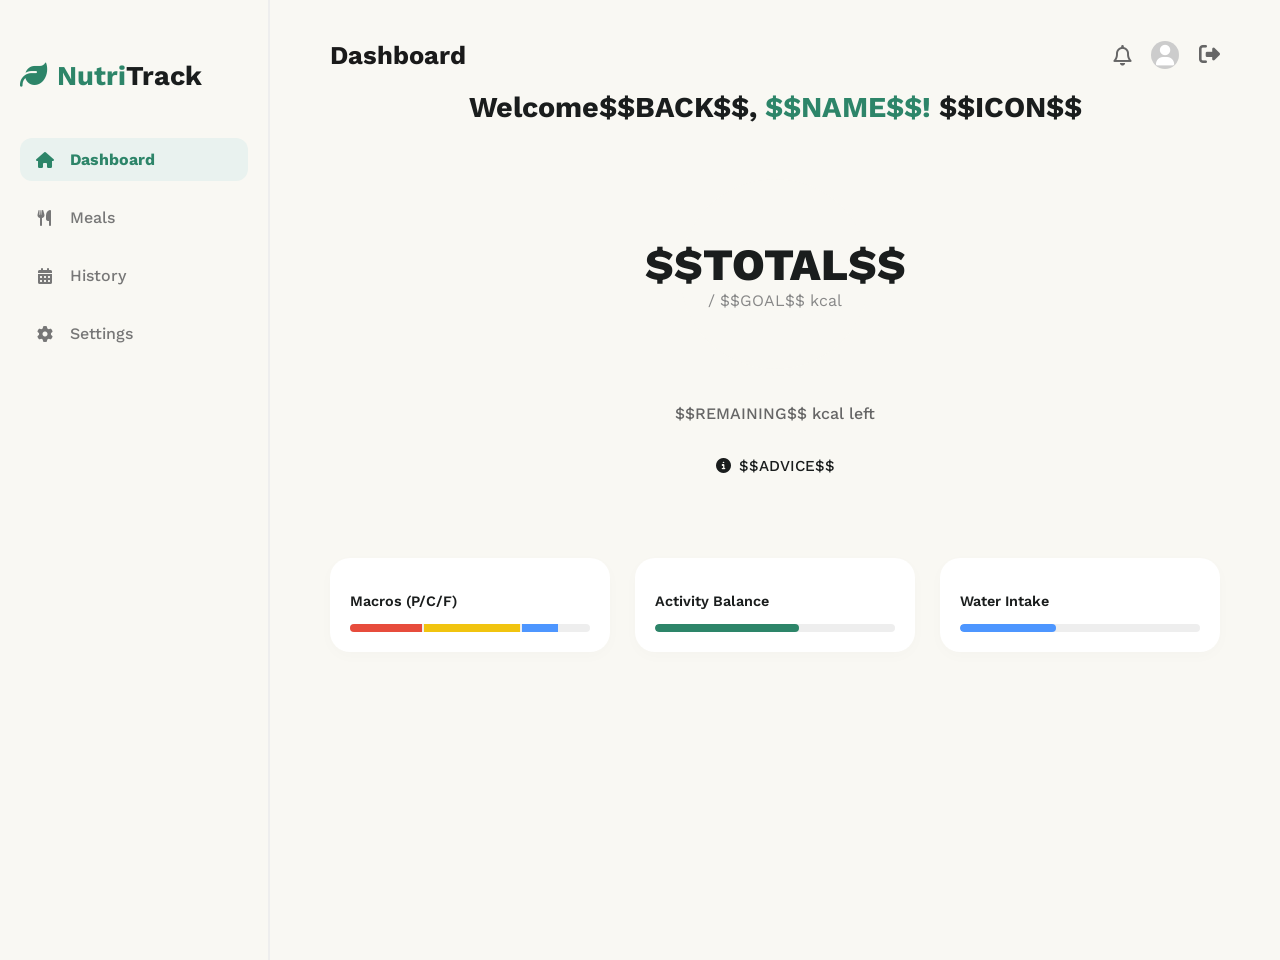
<file: templates/index.html>
<!doctype html>
<html lang="en">
  <head>
    <meta charset="UTF-8" />
    <meta name="viewport" content="width=device-width, initial-scale=1.0" />
    <link
      rel="icon"
      href="data:image/svg+xml,<svg xmlns=%22http://www.w3.org/2000/svg%22 viewBox=%220 0 100 100%22><text y=%22.9em%22 font-size=%2290%22>🌿</text></svg>"
    />
    <!-- External icons library (Font Awesome) for dashboard visuals -->
    <link
      rel="stylesheet"
      href="https://cdnjs.cloudflare.com/ajax/libs/font-awesome/6.4.0/css/all.min.css"
    />
    <link rel="stylesheet" href="/static/css/style.css" />
    <title>NutriTrack</title>
  </head>
  <body class="dashboard-body">
    <!-- Main navigation sidebar: Links for Dashboard, Meals, History, and Settings -->
    <aside class="sidebar">
      <div class="logo"><i class="fas fa-leaf"></i><span>Nutri</span>Track</div>
      <nav class="menu">
        <ul>
          <li>
            <a href="/" class="active"
              ><i class="fas fa-house"></i> Dashboard</a
            >
          </li>
          <li>
            <a href="/add-meal"><i class="fas fa-utensils"></i> Meals</a>
          </li>
          <li>
            <a href="/history"><i class="fas fa-calendar-days"></i> History</a>
          </li>
          <li>
            <a href="/settings"><i class="fas fa-gear"></i> Settings</a>
          </li>
        </ul>
      </nav>
    </aside>

    <main class="main-content">
      <!-- Top utility bar: Page title and user actions like logout -->
      <div class="top-bar">
        <h2 class="page-title">Dashboard</h2>

        <div class="top-nav-icons">
          <i class="far fa-bell"></i>
          <div class="user-avatar-small"><i class="fas fa-user"></i></div>
          <a href="/logout" title="Logout" style="color: inherit">
            <i class="fas fa-sign-out-alt"></i>
          </a>
        </div>
      </div>
      <!-- User greeting: Dynamically populated with name and icons from the backend -->
      <header class="main-header">
        <h1>
          Welcome$$BACK$$, <span class="highlight">$$NAME$$!</span> $$ICON$$
        </h1>
      </header>
      <!-- Daily calorie tracker: Visual circular progress vs user goal -->
      <section class="circle-section">
        <div
          class="progress-circle $$STATUS_CLASS$$"
          style="--deg: $$PROGRESS$$deg"
        >
          <div class="circle-inner-content">
            <h2>$$TOTAL$$</h2>
            <p>/ $$GOAL$$ kcal</p>
          </div>
        </div>
        <p class="remaining-text">$$REMAINING$$ kcal left</p>
        <!-- Coach feedback: Displaying messages based on the active personality profile -->
        <p class="nutrition-advice $$STATUS_CLASS$$">
          <i class="fas fa-info-circle"></i> $$ADVICE$$
        </p>
      </section>

      <section class="stats-row">
        <div class="stat-card">
          <p class="stat-label">Macros (P/C/F)</p>
          <div class="multi-bar">
            <div class="bar-segment protein"></div>
            <div class="bar-segment carbs"></div>
            <div class="bar-segment fat"></div>
          </div>
        </div>
        <div class="stat-card">
          <p class="stat-label">Activity Balance</p>
          <div class="single-bar-bg">
            <div class="bar-fill activity-fill"></div>
          </div>
        </div>
        <div class="stat-card">
          <p class="stat-label">Water Intake</p>
          <div class="single-bar-bg">
            <div class="bar-fill water-fill"></div>
          </div>
        </div>
      </section>
    </main>
    <!-- Frontend interactions: Handling dark mode toggling and UI updates -->
    <script src="/static/js/main.js"></script>
  </body>
</html>
</file>
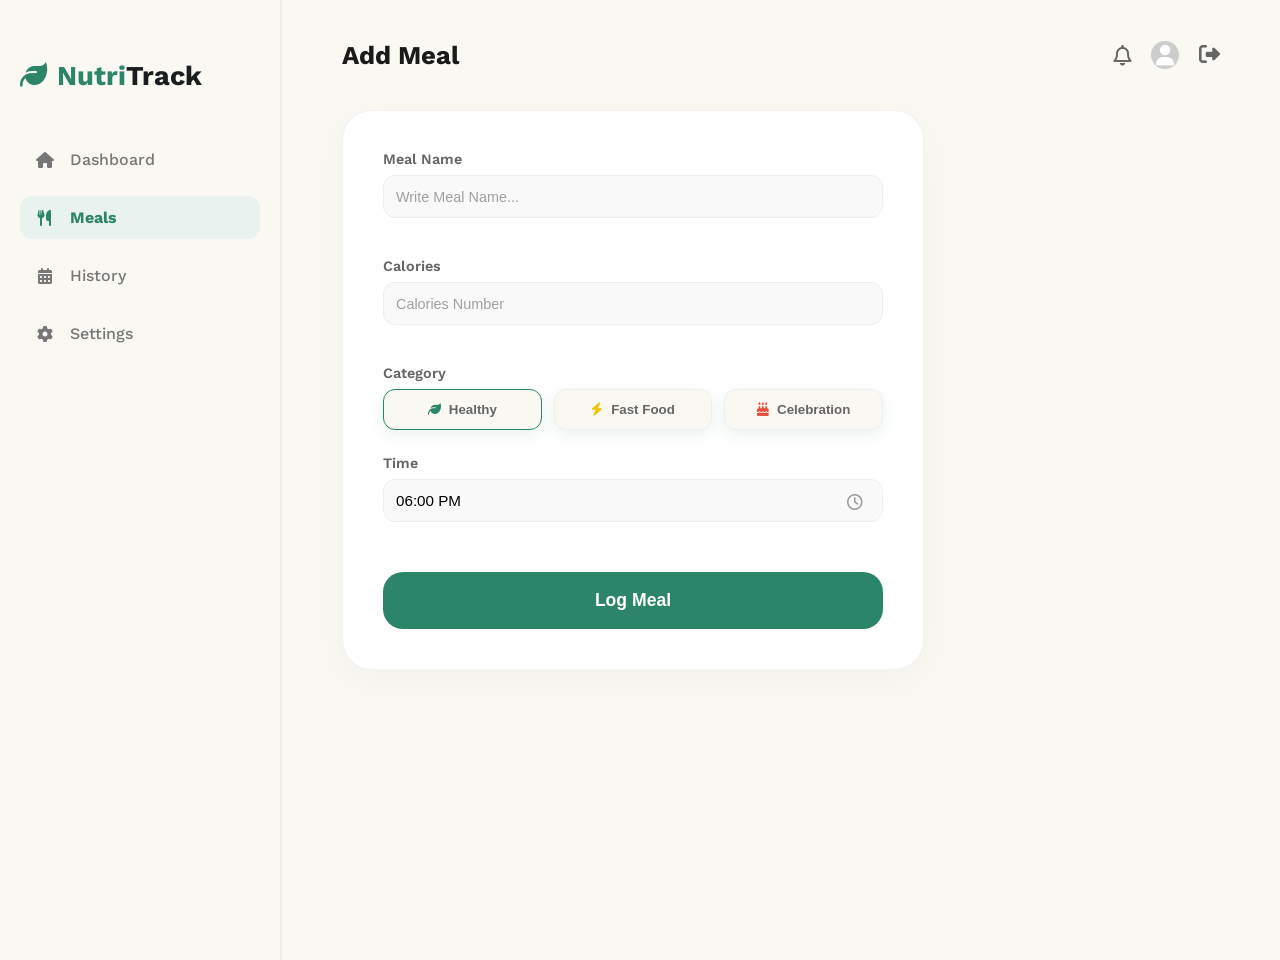
<file: templates/add_meal.html>
<!doctype html>
<html lang="en">
  <head>
    <meta charset="UTF-8" />
    <meta name="viewport" content="width=device-width, initial-scale=1.0" />
    <link
      rel="icon"
      href="data:image/svg+xml,<svg xmlns=%22http://www.w3.org/2000/svg%22 viewBox=%220 0 100 100%22><text y=%22.9em%22 font-size=%2290%22>🌿</text></svg>"
    />
    <link
      rel="stylesheet"
      href="https://cdnjs.cloudflare.com/ajax/libs/font-awesome/6.4.0/css/all.min.css"
    />
    <link rel="stylesheet" href="/static/css/style.css" />
    <title>NutriTrack</title>
  </head>
  <body class="dashboard-body">
    <aside class="sidebar">
      <div class="logo"><i class="fas fa-leaf"></i><span>Nutri</span>Track</div>
      <nav class="menu">
        <ul>
          <li>
            <a href="/"><i class="fas fa-house"></i> Dashboard</a>
          </li>
          <li>
            <a href="/add-meal" class="active"
              ><i class="fas fa-utensils"></i> Meals</a
            >
          </li>
          <li>
            <a href="/history"><i class="fas fa-calendar-days"></i> History</a>
          </li>
          <li>
            <a href="/settings"><i class="fas fa-gear"></i> Settings</a>
          </li>
        </ul>
      </nav>
    </aside>

    <main class="main-content">
      <div class="top-bar">
        <h2 class="page-title">Add Meal</h2>
        <div class="top-nav-icons">
          <i class="far fa-bell"></i>
          <div class="user-avatar-small"><i class="fas fa-user"></i></div>
          <a href="/logout" title="Logout" style="color: inherit">
            <i class="fas fa-sign-out-alt"></i>
          </a>
        </div>
      </div>
      <!-- Meal Entry Interface: Allows users to input daily food consumption details -->
      <section class="meal-form-container">
        <div class="meal-card">
          <form method="post" action="/add-meal" id="add-meal-form">
            <div class="input-group">
              <label>Meal Name</label>
              <input
                type="text"
                placeholder="Write Meal Name..."
                name="meal_name"
                pattern=".*[a-zA-Z\u0600-\u06FF].*"
                title="Meal name must contain at least one letter (Arabic or English). Numbers alone are not allowed."
                required
                maxlength="30"
              />
            </div>

            <div class="input-group">
              <label>Calories</label>
              <input
                type="number"
                placeholder="Calories Number"
                name="calories"
                min="1"
                oninput="validity.valid || (value = '')"
                required
              />
            </div>

            <div class="input-group">
              <label>Category</label>
              <input
                type="hidden"
                name="category"
                id="category-input"
                value="Healthy"
                required
              />
              <!-- Interactive Category Selection: Updates the hidden input field via JavaScript for form submission -->
              <div class="category-selector">
                <button
                  type="button"
                  class="cat-btn healthy-active"
                  data-value="Healthy"
                >
                  <i class="fas fa-leaf icon-healthy"></i> Healthy
                </button>
                <button type="button" class="cat-btn" data-value="Fast Food">
                  <i class="fas fa-bolt icon-fastfood"></i> Fast Food
                </button>
                <button type="button" class="cat-btn" data-value="Celebration">
                  <i class="fas fa-cake-candles icon-celebration"></i>
                  Celebration
                </button>
              </div>
            </div>

            <div class="input-group">
              <label>Time</label>
              <!-- Time Selection: Enhanced input wrapper for a better user experience with time-stamping -->
              <div class="time-input-wrapper">
                <input
                  type="text"
                  name="meal_time"
                  id="meal-time"
                  placeholder="e.g. 2:30 PM"
                  pattern="^(1[0-2]|0?[1-9]):([0-5][0-9])\s(AM|PM)$"
                  title="Please enter time in format: 10:30 AM"
                  required
                />
                <i class="far fa-clock"></i>
              </div>
            </div>
            <!-- Submission Trigger: Processes the meal entry and redirects back to the dashboard -->
            <button type="submit" class="submit-meal-btn">Log Meal</button>
          </form>
        </div>
      </section>
    </main>

    <script src="/static/js/main.js"></script>
  </body>
</html>
</file>
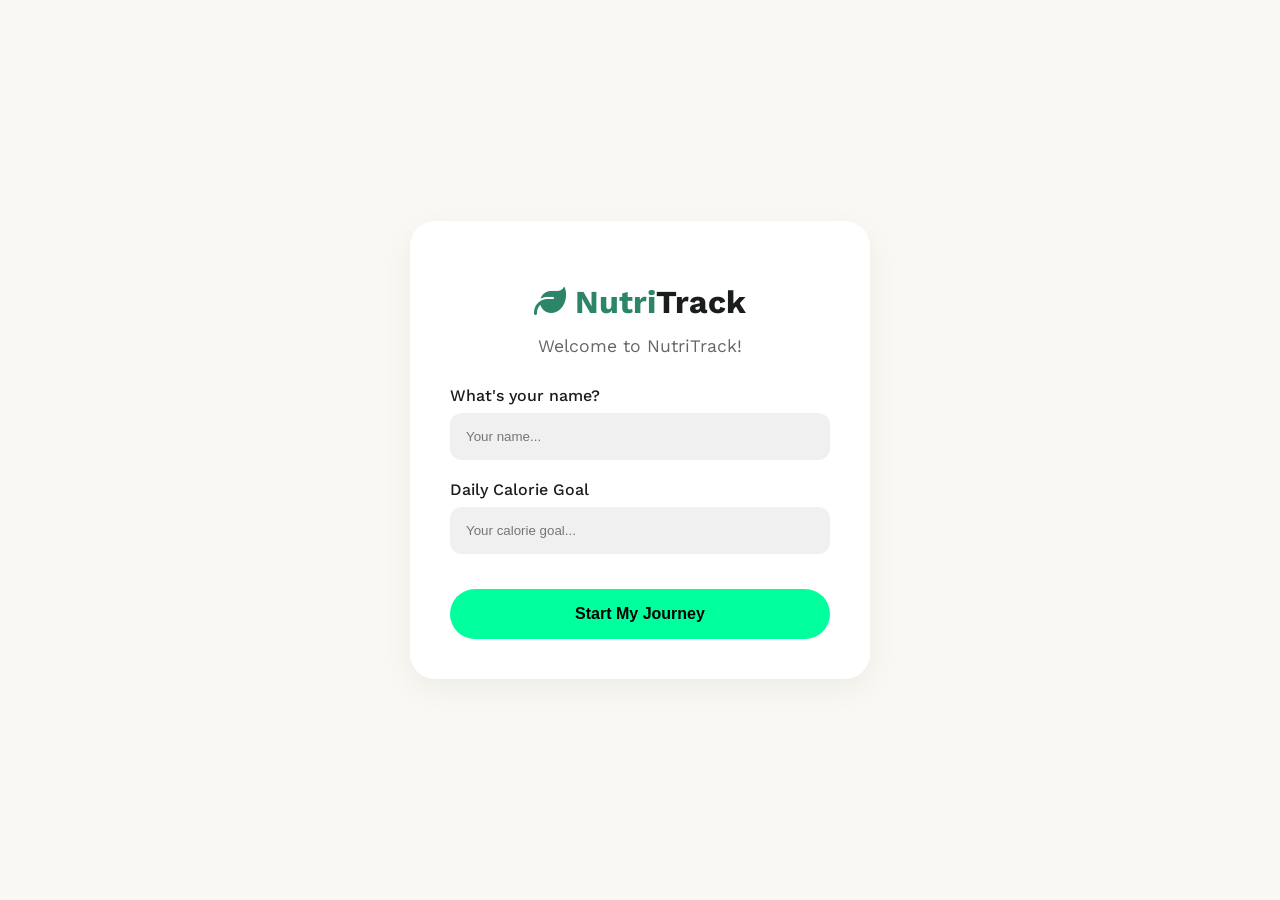
<file: templates/setup.html>
<!doctype html>
<html lang="en">
  <head>
    <meta charset="UTF-8" />
    <link
      rel="icon"
      href="data:image/svg+xml,<svg xmlns=%22http://www.w3.org/2000/svg%22 viewBox=%220 0 100 100%22><text y=%22.9em%22 font-size=%2290%22>🌿</text></svg>"
    />
    <link
      rel="stylesheet"
      href="https://cdnjs.cloudflare.com/ajax/libs/font-awesome/6.4.0/css/all.min.css"
    />
    <link rel="stylesheet" href="/static/css/style.css" />
    <title>NutriTrack</title>
  </head>
  <body class="setup-body">
    <!-- Onboarding Card Container -->
    <div class="setup-card">
      <!-- App Branding and Logo -->
      <h1>
        <i class="fas fa-leaf" style="color: #2d8569"></i>
        <span style="color: #2d8569">Nutri</span>Track
      </h1>
      <h2>Welcome to NutriTrack!</h2>
      <!-- Initial User Setup Form -->
      <form action="/setup" method="POST">
        <label>What's your name?</label>
        <!-- Regex Prevents names consisting of only numbers -->
        <input
          type="text"
          name="name"
          placeholder="Your name..."
          pattern="^(?!\d+$)[A-Za-z0-9\s]+$"
          title="Name cannot be numbers only. Use letters or letters with numbers."
          required
          maxlength="20"
        />

        <label>Daily Calorie Goal</label>
        <input
          type="number"
          name="goal"
          placeholder="Your calorie goal..."
          required
          min="500"
          max="10000"
        />

        <button type="submit">Start My Journey</button>
      </form>
    </div>

    <script src="/static/js/main.js"></script>
  </body>
</html>
</file>
<file: static/css/style.css>
/* ============================================================
   SECTION 1: GLOBAL CONFIGURATION & VARIABLES
   ============================================================ */

/* Primary Font Import */
@import url("https://fonts.googleapis.com/css2?family=Work+Sans:wght@400;500;600;700&display=swap");

/* Base Theme Variables (Light Mode) */
:root {
  --bg-light: #f9f8f3;
  --card-white: #ffffff;
  --neon-green: #00ff9d;
  --text-dark: #1a1d1d;
  --input-bg: #f0f0f0;
}

/* ============================================================
   SECTION 2: DARK MODE ENGINE
   Handles all visual overrides for the Professional Dark Theme
   ============================================================ */

body.dark-mode {
  /* Dark Theme Color Palette */
  --bg-light: #0f1111;
  --card-white: #1a1d1d;
  --text-dark: #f0f0f0;
  --text-gray: #a0a0a0;
  --input-bg: #252828;
  --sidebar-border: #2a2d2d;
  --neon-green: #24f09a;
  --faint-green: #1a3d32;
  --neon-red: #ff4d4d;
  --faint-red: #3d1a1a;
}

/* --- Typography & Text Colors --- */
body.dark-mode .setup-card h1,
body.dark-mode .setup-card label,
body.dark-mode .page-title,
body.dark-mode .main-header h1,
body.dark-mode .input-group label {
  color: var(--text-dark);
}

body.dark-mode .setup-card h2,
body.dark-mode .remaining-text {
  color: var(--text-gray);
}

body.dark-mode .main-header span {
  color: var(--neon-green);
}

/* --- Sidebar & Navigation --- */
body.dark-mode .sidebar {
  background-color: var(--bg-light);
  border-right: 1px solid var(--sidebar-border);
}

body.dark-mode .menu a {
  color: var(--text-gray);
}

body.dark-mode .menu a.active {
  background-color: #25282d;
  color: var(--neon-green);
  font-weight: 700;
}

/* --- Progress Circle Visualization --- */
body.dark-mode .progress-circle.normal {
  background: conic-gradient(
    var(--neon-green) var(--deg),
    var(--faint-green) 0deg
  ) !important;
  box-shadow: 0 0 20px rgba(36, 240, 154, 0.05);
}

body.dark-mode .progress-circle.exceeded {
  background: conic-gradient(
    var(--neon-red) var(--deg),
    var(--faint-red) 0deg
  ) !important;
}

body.dark-mode .circle-inner-content {
  background-color: var(--bg-light) !important;
}

body.dark-mode .circle-inner-content h2 {
  color: white;
}

/* --- Advice & Feedback Components --- */
body.dark-mode .nutrition-advice {
  background-color: var(--sidebar-border);
}

body.dark-mode .nutrition-advice.normal {
  color: var(--neon-green);
}

/* --- Statistics & Bar Charts --- */
body.dark-mode .single-bar-bg,
body.dark-mode .multi-bar {
  background-color: var(--faint-green);
}

body.dark-mode .activity-fill {
  background-color: var(--neon-green);
}

/* --- Interactive Elements (Inputs & Buttons) --- */
body.dark-mode input,
body.dark-mode .input-group input {
  background-color: var(--input-bg);
  border: 1px solid var(--sidebar-border);
  color: white;
}

body.dark-mode input:focus {
  background-color: #1a1d1d;
  border-color: var(--neon-green);
  box-shadow: 0 0 15px rgba(36, 240, 154, 0.15);
}

/* --- Content Containers (Cards) --- */
body.dark-mode .stat-card,
body.dark-mode .history-card,
body.dark-mode .meal-card,
body.dark-mode .settings-card {
  background-color: var(--card-white);
  border-color: var(--sidebar-border);
  box-shadow: 0 8px 30px rgba(0, 0, 0, 0.2);
}

body.dark-mode .card-icon-bg {
  background-color: var(--input-bg);
}

/* --- Category Selectors & History States --- */
body.dark-mode .cat-btn {
  background-color: var(--input-bg);
  border-color: var(--sidebar-border);
  color: var(--text-gray);
}

body.dark-mode .cat-btn.healthy-active {
  border-color: var(--neon-green) !important;
}

body.dark-mode .cat-btn.fastfood-active {
  border-color: #f1c40f !important;
}

body.dark-mode .cat-btn.celebration-active {
  border-color: var(--neon-red) !important;
}

/* --- Item History Status Borders --- */
body.dark-mode .history-card.healthy-border {
  border-left: 6px solid var(--neon-green) !important;
}

body.dark-mode .history-card.fastfood-border {
  border-left: 6px solid #f1c40f !important;
}

body.dark-mode .history-card.celebration-border {
  border-left: 6px solid var(--neon-red) !important;
}

body.dark-mode .settings-select {
  border-color: var(--sidebar-border);
  color: white;
}

/* ============================================================
   SECTION 3: BASE BODY STYLES
   ============================================================ */

body {
  font-family: "Work Sans", sans-serif;
  /* Note: Removed duplicate semi-colon for cleaner code */
}

/* ============================================================
   SECTION 4: SETUP PAGE (ONBOARDING)
   Layout and styles for the initial calorie goal setup
   ============================================================ */

/* Full-screen centering container for the setup card */
body.setup-body {
  background-color: var(--bg-light);
  display: flex;
  justify-content: center;
  align-items: center;
  height: 100vh;
  margin: 0;
}

/* Main setup card container */
.setup-card {
  background-color: var(--card-white);
  padding: 40px;
  border-radius: 25px;
  box-shadow: 0 10px 30px rgba(0, 0, 0, 0.05);
  text-align: center;
  width: 380px;
}

/* Setup Header Styles */
.setup-card h1 {
  color: var(--text-dark);
  font-size: 2rem;
  margin-bottom: 5px;
}

.setup-card h2 {
  color: #666;
  font-size: 1.1rem;
  font-weight: 400;
  margin-bottom: 30px;
}

/* Form Labeling */
.setup-card label {
  color: var(--text-dark);
  display: block;
  text-align: left;
  margin: 20px 0 8px;
  font-weight: 500;
}

/* Input Field Styling */
.setup-card input {
  width: 100%;
  padding: 14px;
  background-color: var(--input-bg);
  border: 2px solid transparent;
  border-radius: 12px;
  color: var(--text-dark);
  box-sizing: border-box;
  transition: 0.3s;
}

/* Input Focus Effects */
.setup-card input:focus {
  outline: none;
  background-color: #fff;
  border-color: var(--neon-green);
  box-shadow: 0 0 15px rgba(0, 255, 157, 0.2);
}

/* Primary Action Button */
.setup-card button {
  width: 100%;
  padding: 16px;
  margin-top: 35px;
  border: none;
  border-radius: 30px;
  background-color: var(--neon-green);
  color: #000;
  font-weight: 700;
  font-size: 1rem;
  cursor: pointer;
  transition: 0.3s ease;
}

/* Button Hover States */
.setup-card button:hover {
  filter: brightness(0.95);
  transform: translateY(-2px);
}

/* ============================================================
   SECTION 5: DASHBOARD MAIN LAYOUT
   ============================================================ */

body.dashboard-body {
  background-color: var(--bg-light);
  display: flex;
  margin: 0;
  color: var(--text-dark);
}

/* --- Sidebar Navigation --- */
.sidebar {
  width: 240px;
  background-color: var(--bg-light);
  height: 100vh;
  padding: 30px 20px;
  display: flex;
  flex-direction: column;
  border-right: 2px solid #eee;
  position: sticky;
  top: 0;
}

/* Branding / Logo Area */
.logo {
  display: flex;
  align-items: center;
  font-size: 1.7rem;
  margin: 30px 0;
  font-weight: bold;
}

.logo i {
  color: #2d8569;
  margin-right: 10px;
}

.logo span {
  color: #2d8569;
}

/* Navigation Menu */
.menu ul {
  list-style: none;
  padding: 0;
}

.menu li {
  margin-bottom: 15px;
}

.menu a {
  text-decoration: none;
  color: #777;
  display: flex;
  align-items: center;
  gap: 15px;
  padding: 12px 15px;
  border-radius: 12px;
  font-weight: 500;
  transition: 0.3s;
}

.menu a i {
  width: 20px;
  text-align: center;
}

.menu a.active {
  background-color: #e9f2ef;
  color: #2d8569;
  font-weight: 700;
}

.sidebar-bottom {
  margin-top: auto;
  display: flex;
  align-items: center;
  gap: 20px;
  padding-bottom: 20px;
}

/* --- Main Content Container --- */
.main-content {
  flex: 1;
  padding: 40px 60px;
}

/* Top Header Bar */
.top-bar {
  display: flex;
  justify-content: space-between;
  align-items: center;
  margin-bottom: 20px;
}

.page-title {
  font-size: 1.6rem;
  font-weight: 700;
  color: #1a1a1a;
  margin: 0;
}

.top-nav-icons {
  display: flex;
  align-items: center;
  gap: 20px;
  color: #666;
  cursor: pointer;
}

.top-nav-icons i {
  font-size: 1.3rem;
}

.user-avatar-small {
  width: 28px;
  height: 28px;
  background-color: #ccc;
  border-radius: 50%;
  display: flex;
  justify-content: center;
  align-items: center;
  color: white;
}

.main-header {
  text-align: center;
  margin-bottom: 40px;
}

.main-header h1 {
  font-size: 1.8rem;
  font-weight: 700;
}

.main-header .highlight {
  color: #2d8569;
}

/* ============================================================
   SECTION 6: DATA VISUALIZATION (PROGRESS CIRCLE)
   ============================================================ */

.circle-section {
  display: flex;
  flex-direction: column;
  align-items: center;
  margin-bottom: 60px;
}

.progress-circle {
  width: 220px;
  height: 220px;
  border-radius: 50%;
  display: flex;
  justify-content: center;
  align-items: center;
  /* background set dynamically via inline style in JS/HTML */
}

.progress-circle.normal {
  background: conic-gradient(#2d8569 var(--deg), #e6e6e6 0deg);
}

.progress-circle.exceeded {
  background: conic-gradient(#e74c3c var(--deg), #e6e6e6 0deg);
}

.circle-inner-content {
  width: 190px;
  height: 190px;
  background-color: var(--bg-light);
  border-radius: 50%;
  display: flex;
  flex-direction: column;
  justify-content: center;
  align-items: center;
}

.circle-inner-content h2 {
  margin: 0;
  font-size: 2.8rem;
  font-weight: 800;
}

.circle-inner-content p {
  margin: 0;
  color: #888;
  font-size: 1rem;
}

.remaining-text {
  margin-top: 20px;
  color: #666;
  font-weight: 500;
}

/* Status Advice Tags */
.nutrition-advice {
  margin-top: 10px;
  font-size: 0.95rem;
  font-weight: 500;
  padding: 8px 16px;
  border-radius: 20px;
  display: flex;
  align-items: center;
  gap: 8px;
  transition: all 0.3s ease;
}

.nutrition-advice.normal {
  color: #2d8569;
  background-color: #e9f2ef;
}

.nutrition-advice.exceeded {
  color: #e74c3c;
  background-color: #fceae9;
  border: 1px solid #e74c3c;
}

/* ============================================================
   SECTION 7: STATISTICS CARDS & PROGRESS BARS
   ============================================================ */

.stats-row {
  display: flex;
  justify-content: center;
  gap: 25px;
}

.stat-card {
  background: var(--card-white);
  padding: 20px;
  border-radius: 20px;
  width: 240px;
  box-shadow: 0 4px 15px rgba(0, 0, 0, 0.02);
}

.stat-label {
  margin-bottom: 15px;
  font-weight: 600;
  font-size: 0.9rem;
}

/* Linear Progress Bars Styling */
.single-bar-bg {
  height: 8px;
  background-color: #eee;
  border-radius: 10px;
  overflow: hidden;
}

.bar-fill {
  height: 100%;
  border-radius: 10px;
}

.activity-fill {
  width: 60%;
  background-color: #2d8569;
}

.water-fill {
  width: 40%;
  background-color: #4d96ff;
}

/* Multi-Segment Macronutrient Bar */
.multi-bar {
  height: 8px;
  background-color: #eee;
  border-radius: 10px;
  overflow: hidden;
  display: flex;
}

.bar-segment {
  height: 100%;
}

.protein {
  width: 30%;
  background-color: #e74c3c;
  margin-right: 2px;
}

.carbs {
  width: 40%;
  background-color: #f1c40f;
  margin-right: 2px;
}

.fat {
  width: 15%;
  background-color: #4d96ff;
}

/* ============================================================
   SECTION 8: ADD MEAL PAGE
   Form layouts and interactive elements for meal logging
   ============================================================ */

/* Main form positioning */
.meal-form-container {
  display: flex;
  justify-content: flex-start;
  padding-top: 20px;
}

/* Central form card styling */
.meal-card {
  background-color: var(--card-white);
  width: 100%;
  max-width: 500px;
  padding: 40px;
  border-radius: 30px;
  box-shadow: 0 10px 40px rgba(0, 0, 0, 0.03);
  border: 1px solid rgba(0, 0, 0, 0.05);
}

/* Icon indicators for meal types */
.icon-healthy {
  color: #2d8569;
}
.icon-fastfood {
  color: #f1c40f;
}
.icon-celebration {
  color: #e74c3c;
}

/* --- Form Input Fields --- */
.input-group {
  margin-bottom: 25px;
}

.input-group label {
  display: block;
  font-weight: 700;
  margin-bottom: 12px;
  color: var(--text-dark);
  font-size: 0.95rem;
}

.input-group input {
  width: 100%;
  padding: 15px 20px;
  background-color: #f3f2ee;
  border: 1px solid transparent;
  border-radius: 15px;
  font-size: 0.95rem;
  transition: 0.3s;
  box-sizing: border-box;
}

.input-group input::placeholder {
  color: #a0a0a0;
  font-size: 0.9rem;
}

/* Focus state for better UX */
.input-group input:focus {
  outline: none;
  background-color: #fff;
  border-color: #2d8569;
}

/* --- Category Selection Buttons --- */
.category-selector {
  display: flex;
  gap: 12px;
}

.cat-btn {
  flex: 1;
  padding: 12px;
  border: 1px solid #eee;
  background-color: var(--bg-light);
  border-radius: 12px;
  cursor: pointer;
  font-weight: 600;
  color: #666;
  display: flex;
  align-items: center;
  justify-content: center;
  gap: 8px;
  transition: 0.3s;
  box-shadow: 0 5px 15px rgba(45, 133, 105, 0.1);
}

/* Active states for category buttons */
.cat-btn.healthy-active {
  border-color: #2d8569;
}
.cat-btn.fastfood-active {
  border-color: #f1c40f;
}
.cat-btn.celebration-active {
  border-color: #e74c3c;
}

/* --- Special Wrappers --- */
.time-input-wrapper {
  position: relative;
}

.time-input-wrapper i {
  position: absolute;
  right: 20px;
  top: 23px;
  transform: translateY(-50%);
  color: #999;
}

/* --- Submission Action --- */
.submit-meal-btn {
  width: 100%;
  padding: 18px;
  background-color: #2d8569;
  color: #fff;
  border: none;
  border-radius: 20px;
  font-size: 1.1rem;
  font-weight: 700;
  cursor: pointer;
  margin-top: 10px;
  transition: 0.3s;
}

.submit-meal-btn:hover {
  background-color: #246b54;
  transform: translateY(-2px);
}

/* ============================================================
   SECTION 9: HISTORY & LOGS
   Styles for the meal history list and entry cards
   ============================================================ */

/* Main history layout container */
.history-container {
  max-width: 900px;
  margin-top: 40px;
}

/* List spacing and alignment */
.history-list {
  display: flex;
  flex-direction: column;
  gap: 15px;
}

/* --- Individual History Card --- */
.history-card {
  background-color: var(--card-white);
  padding: 20px 30px;
  border-radius: 20px;
  display: flex;
  justify-content: space-between;
  align-items: center;
  box-shadow: 0 4px 15px rgba(0, 0, 0, 0.02);
  border-left: 6px solid #eee; /* Default border */
  transition: 0.3s ease;
}

/* Left side: Icon and Text info */
.card-main-info {
  display: flex;
  align-items: center;
  gap: 20px;
}

.card-icon-bg {
  width: 50px;
  height: 50px;
  background-color: #f8f9fa;
  border-radius: 12px;
  display: flex;
  justify-content: center;
  align-items: center;
  font-size: 1.2rem;
}

.card-text h3 {
  margin: 0;
  font-size: 1.1rem;
  color: var(--text-dark);
}

.card-text p {
  margin: 5px 0 0;
  font-size: 0.85rem;
  color: #999;
}

/* Right side: Calories and Actions */
.card-right-side {
  display: flex;
  align-items: center;
  gap: 30px;
}

.calories-amount {
  font-size: 1.3rem;
  font-weight: 800;
  color: var(--text-dark);
}

.unit {
  font-size: 0.9rem;
  color: #888;
  font-weight: 500;
}

/* --- Interaction Elements --- */
.delete-btn {
  background: none;
  border: none;
  color: #ff4d4d;
  font-size: 1.1rem;
  cursor: pointer;
  padding: 10px;
  border-radius: 50%;
  transition: 0.2s;
}

.delete-btn:hover {
  transform: scale(1.1);
}

/* --- Dynamic Meal Type Borders --- */
.healthy-border {
  border-left-color: #2d8569;
}
.fastfood-border {
  border-left-color: #f1c40f;
}
.celebration-border {
  border-left-color: #e74c3c;
}

/* --- Dynamic Meal Type Icons --- */
.icon-healthy {
  color: #2d8569;
}
.icon-fastfood {
  color: #f1c40f;
}
.icon-celebration {
  color: #e74c3c;
}

/* ============================================================
   SECTION 10: SETTINGS & PREFERENCES
   Refined layouts for user configuration and account actions
   ============================================================ */

/* --- Grid Layout for Settings --- */
.settings-layout {
  display: flex;
  gap: 30px;
  margin-top: 25px;
  flex-wrap: wrap;
}

.settings-column {
  flex: 1;
  min-width: 350px;
  display: flex;
  flex-direction: column;
  gap: 25px;
}

/* Individual Settings Card */
.settings-card {
  background-color: var(--card-white);
  padding: 25px;
  border-radius: 25px;
  box-shadow: 0 5px 20px rgba(0, 0, 0, 0.02);
}

/* Section Subtitles with Icons */
.card-subtitle {
  font-size: 1.1rem;
  margin-bottom: 20px;
  color: var(--text-dark);
  display: flex;
  align-items: center;
  gap: 12px;
}

.card-subtitle i {
  color: #2d8569;
}

/* --- Save Action Button --- */
.save-btn {
  width: 100%;
  background-color: #2d8569;
  color: white;
  border: none;
  padding: 10px 20px;
  font-size: 1.1rem;
  border-radius: 15px;
  font-weight: 700;
  cursor: pointer;
  margin-top: 10px;
  transition: all 0.3s ease;
  display: flex;
  justify-content: center;
  align-items: center;
  box-sizing: border-box;
}

.save-btn:hover {
  background-color: #246b54;
  transform: translateY(-2px);
  box-shadow: 0 5px 15px rgba(45, 133, 105, 0.2);
}

/* Form Controls */
input[type="checkbox"] {
  accent-color: #2d8569;
  cursor: pointer;
  width: 15px;
  height: 15px;
}

/* --- Danger Zone (Destructive Actions) --- */
.danger-zone .card-subtitle i {
  color: #ff4d4d;
}

.danger-actions {
  display: flex;
  flex-direction: column;
  gap: 12px;
}

.danger-actions button i {
  margin-right: 10px;
}

.danger-btn-outline {
  background: none;
  border: 1px solid #ff4d4d;
  color: #ff4d4d;
  padding: 14px;
  border-radius: 15px;
  cursor: pointer;
  font-weight: 600;
  transition: 0.3s;
  display: flex;
  align-items: center;
  justify-content: center;
}

.danger-btn-outline:hover {
  background-color: #fff5f5;
}

.danger-btn-solid {
  background-color: #ff4d4d;
  border: none;
  color: white;
  padding: 14px;
  border-radius: 15px;
  cursor: pointer;
  font-weight: 700;
  transition: 0.3s;
  display: flex;
  align-items: center;
  justify-content: center;
}

.danger-btn-solid:hover {
  background-color: #e63939;
}

/* --- Settings Specific Input Groups --- */
.input-group label {
  display: block;
  margin-bottom: 8px;
  font-weight: 600;
  color: #666;
  font-size: 0.9rem;
}

.input-group input {
  width: 100%;
  padding: 12px;
  border-radius: 12px;
  border: 1px solid #eee;
  background-color: #f9f9f9;
  margin-bottom: 15px;
  outline: none;
  transition: border 0.3s;
}

.input-group input:focus {
  border-color: #2d8569;
}

/* --- Custom Styled Select Dropdown --- */
.settings-select {
  width: 100%;
  padding: 12px 15px;
  border-radius: 12px;
  border: 1px solid #eee;
  background-color: var(--input-bg);
  color: var(--text-dark);
  font-family: "Work Sans", sans-serif;
  font-size: 0.95rem;
  font-weight: 500;
  outline: none;
  cursor: pointer;
  transition: all 0.3s ease;
  appearance: none;
  /* Custom Arrow SVG Icon */
  background-image: url("data:image/svg+xml,%3Csvg xmlns='http://www.w3.org/2000/svg' viewBox='0 0 24 24' fill='none' stroke='%232d8569' stroke-width='2' stroke-linecap='round' stroke-linejoin='round'%3E%3Cpath d='m6 9 6 6 6-6'/%3E%3C/svg%3E");
  background-repeat: no-repeat;
  background-position: right 15px center;
  background-size: 18px;
}

.settings-select:focus {
  border-color: var(--neon-green);
  box-shadow: 0 0 10px rgba(0, 255, 157, 0.1);
}

.settings-select option {
  background-color: var(--card-white);
  color: var(--text-dark);
  padding: 10px;
}
</file>
